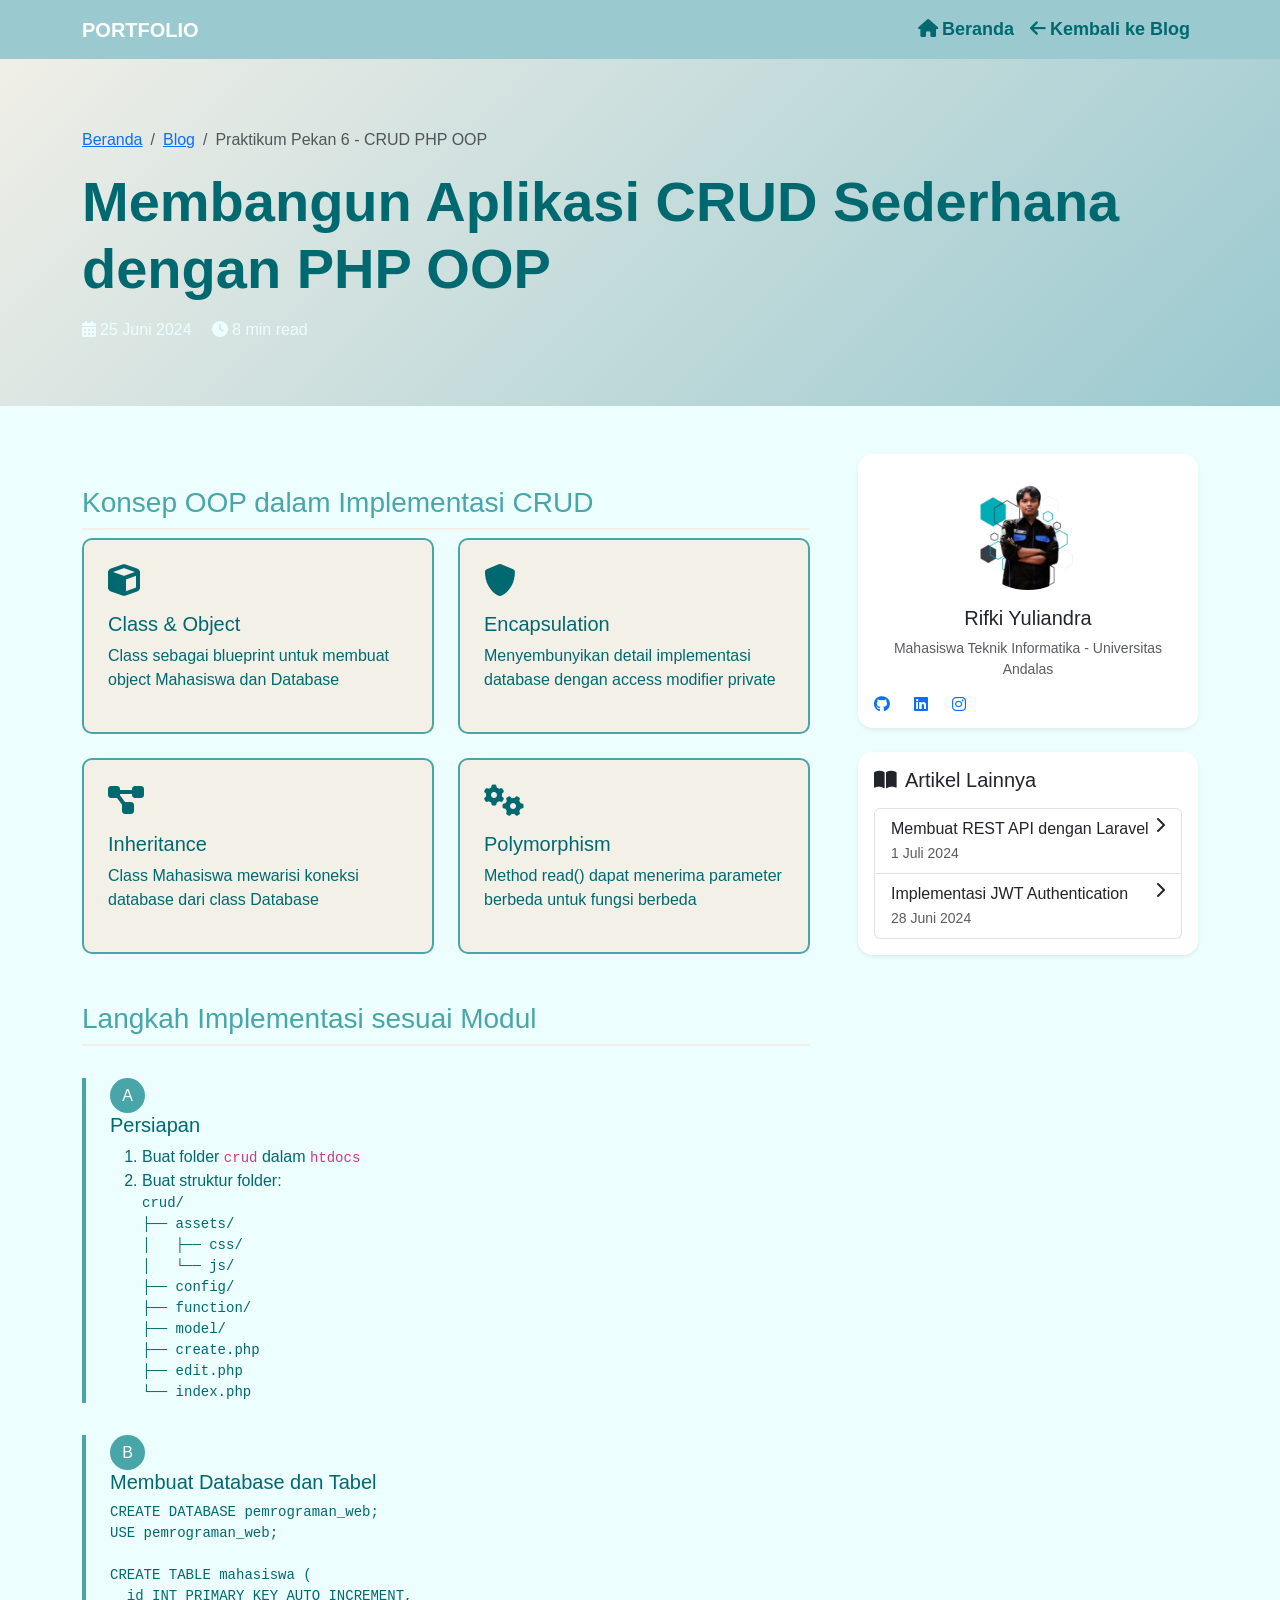
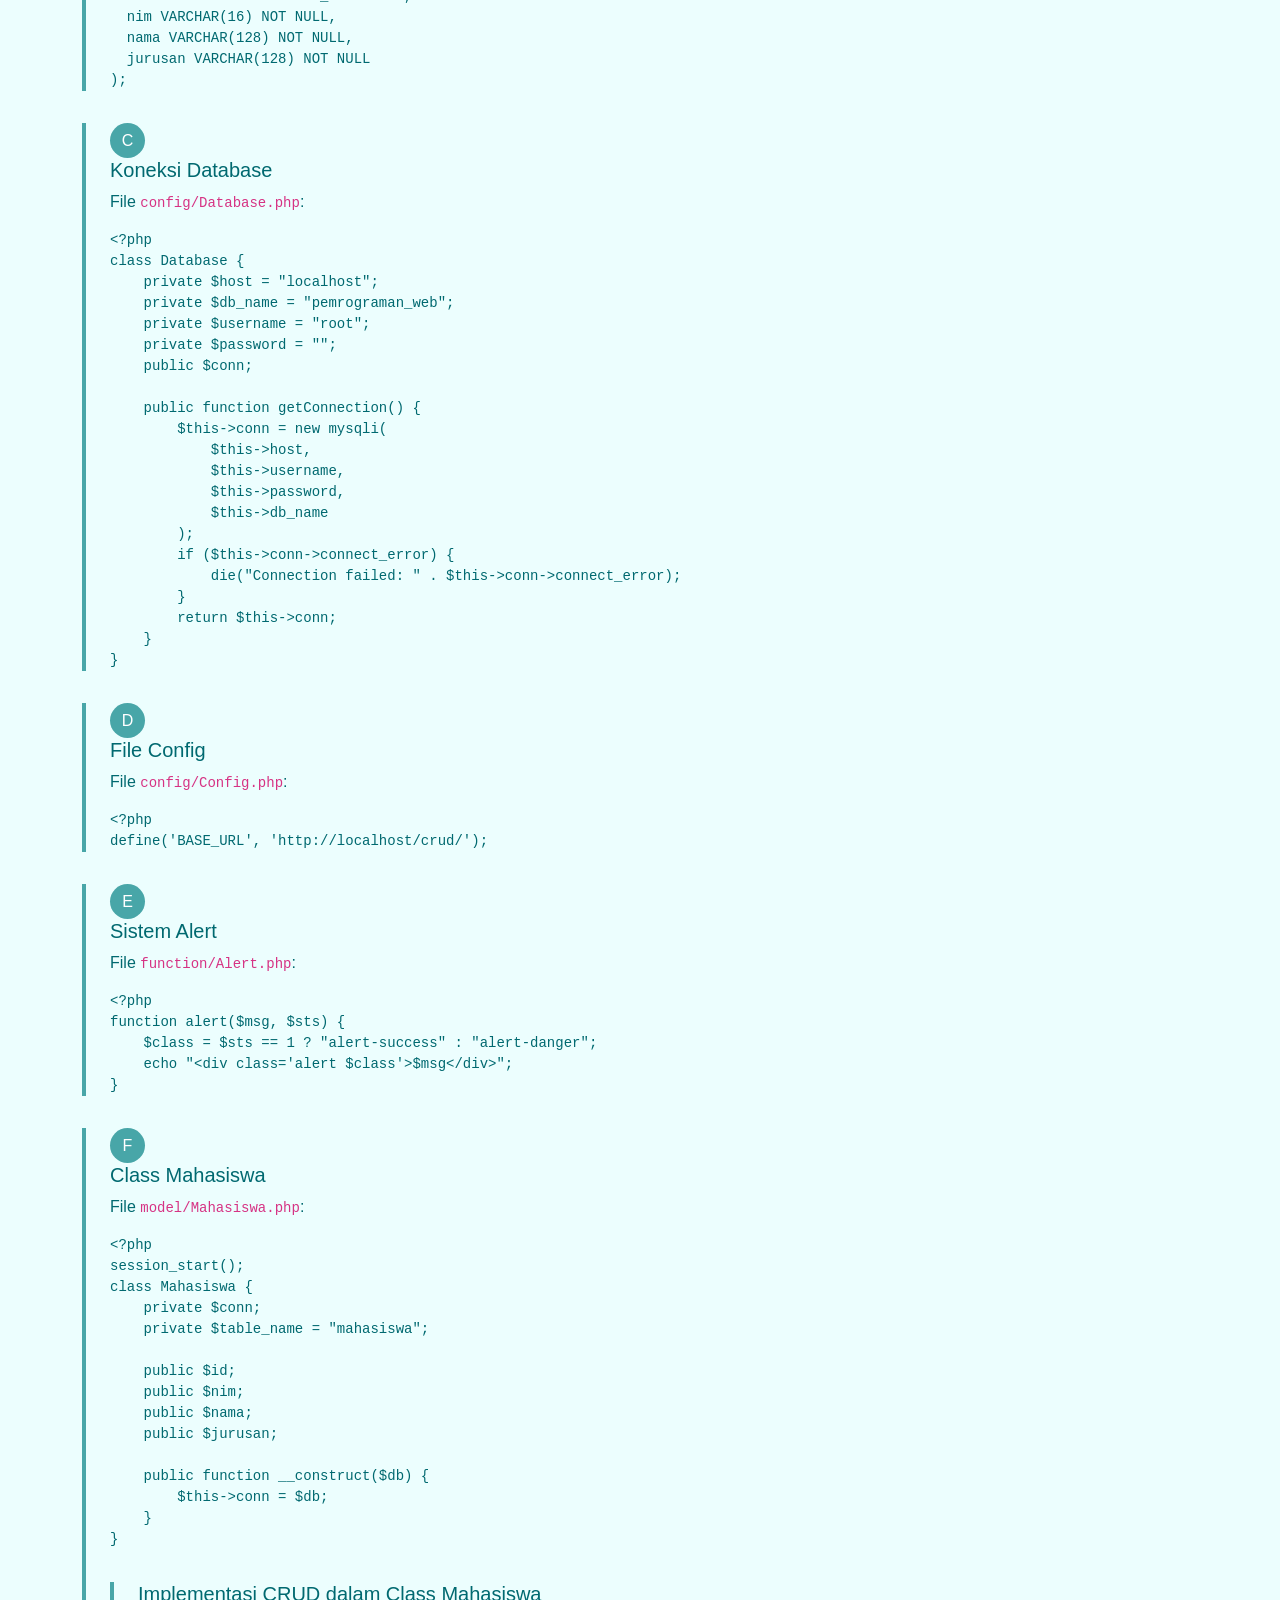
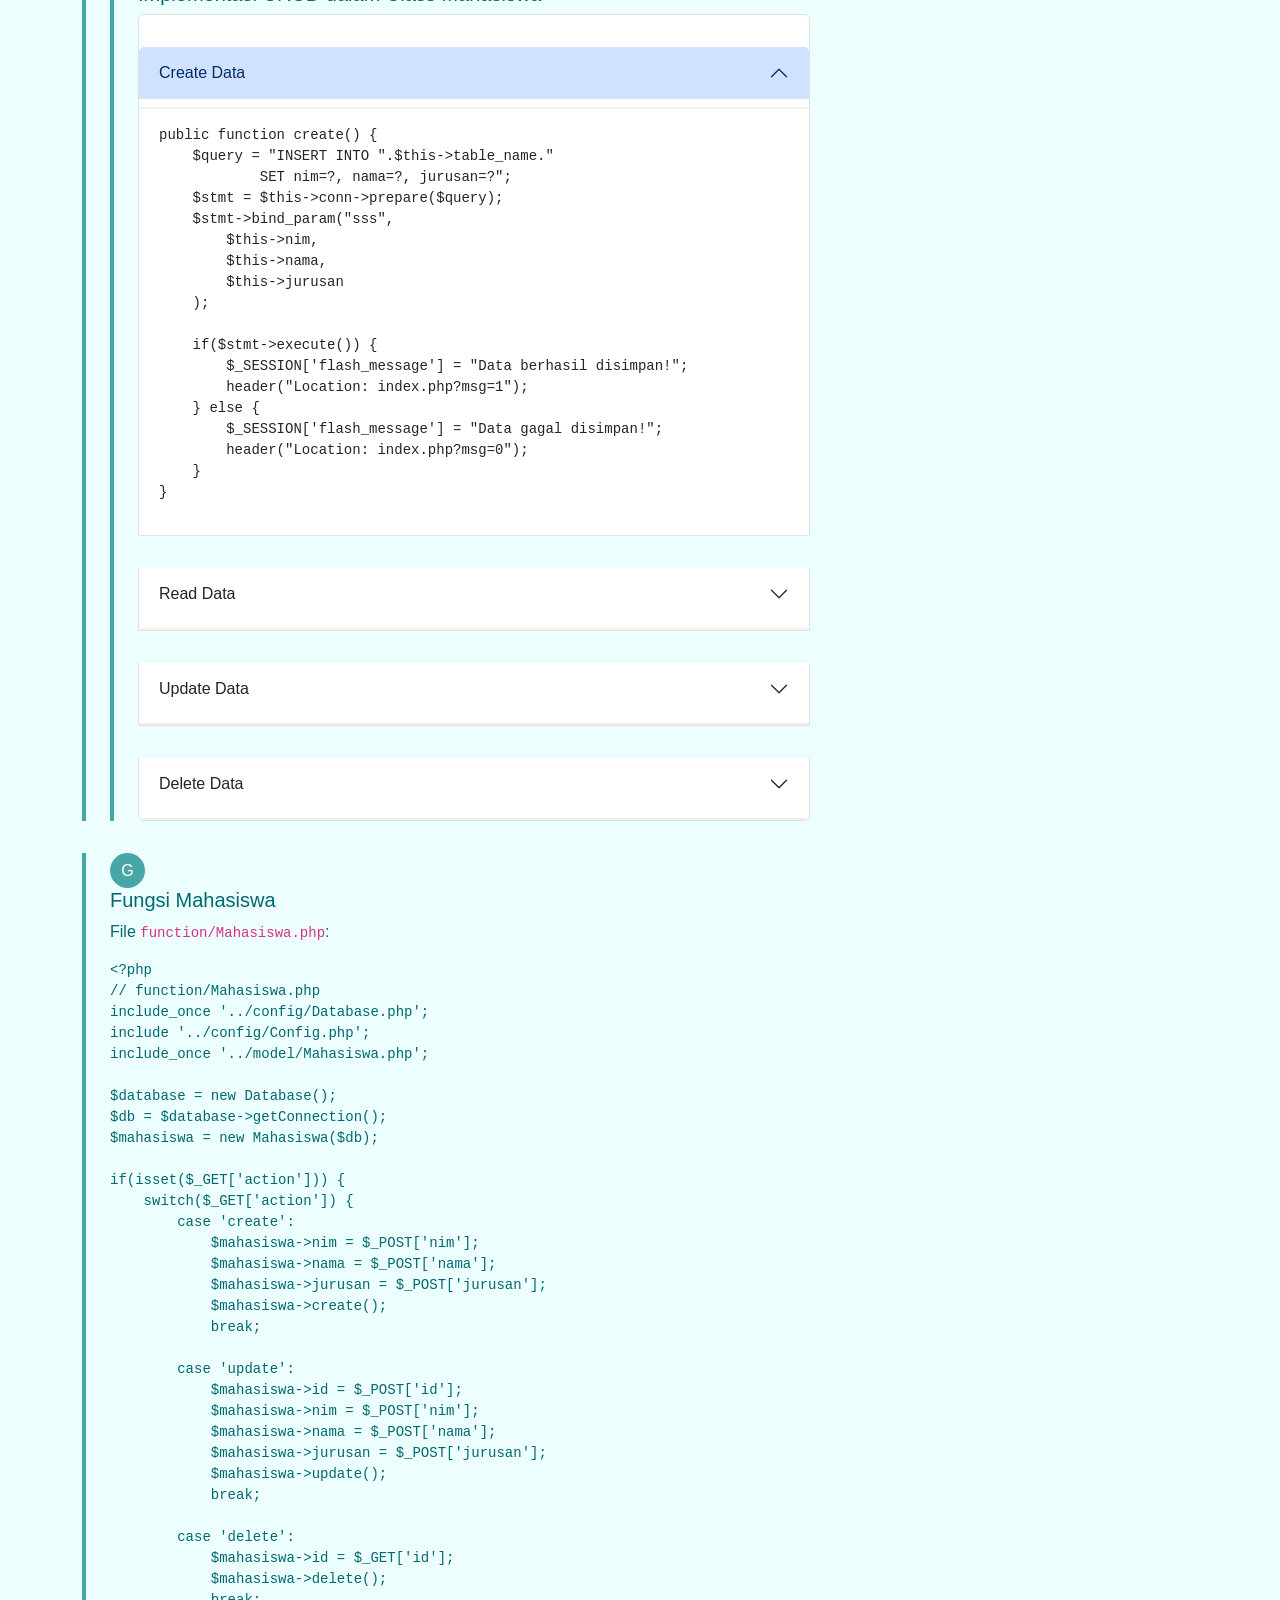
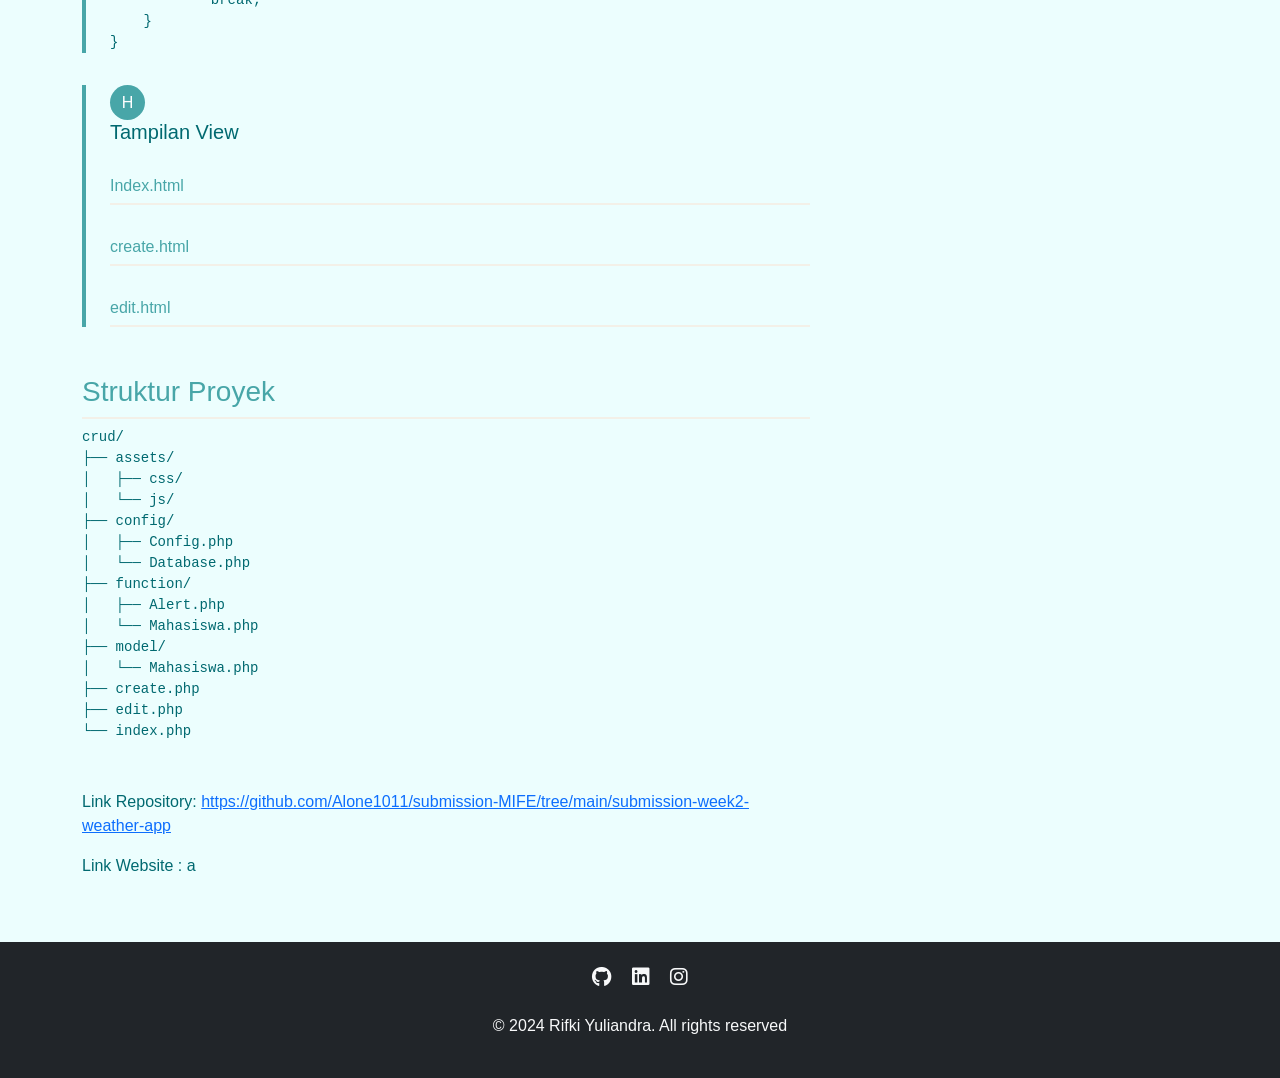
<file: laporan-1.html>
<!DOCTYPE html>
<html lang="id">
  <head>
    <meta charset="UTF-8" />
    <meta name="viewport" content="width=device-width, initial-scale=1.0" />
    <title>Laporan CRUD PHP OOP - Rifki Yuliandra</title>
    <!-- Bootstrap CSS -->
    <link
      href="https://cdn.jsdelivr.net/npm/bootstrap@5.3.0-alpha3/dist/css/bootstrap.min.css"
      rel="stylesheet"
    />
    <!-- Font Awesome -->
    <link
      rel="stylesheet"
      href="https://cdnjs.cloudflare.com/ajax/libs/font-awesome/6.0.0/css/all.min.css"
    />
    <link rel="stylesheet" href="Assets/styles.css" />
    <style>
      .blog-header {
        background: linear-gradient(
          135deg,
          var(--primary) 0%,
          var(--secondary) 100%
        );
        padding: 8rem 0 4rem;
        color: #ecfefe;
      }
      .theory-card {
        background: var(--primary);
        padding: 1.5rem;
        border-radius: 10px;
        border: 2px solid var(--accent);
        transition: transform 0.3s;
      }
      .theory-card:hover {
        transform: translateY(-5px);
      }
      .step-card {
        border-left: 4px solid var(--accent);
        margin: 2rem 0;
        padding-left: 1.5rem;
      }
      .step-number {
        display: inline-block;
        width: 35px;
        height: 35px;
        background: var(--accent);
        color: white;
        border-radius: 50%;
        text-align: center;
        line-height: 35px;
        margin-right: 1rem;
      }
      .implementation-list li {
        position: relative;
        padding-left: 1.5rem;
        margin-bottom: 0.5rem;
      }
      .implementation-list li:before {
        content: "▹";
        position: absolute;
        left: 0;
        color: var(--accent);
      }
    </style>
  </head>
  <body>
    <!-- Navbar -->
    <nav
      class="navbar navbar-expand-lg navbar-dark fixed-top"
      style="background-color: var(--secondary)"
    >
      <div class="container">
        <a class="navbar-brand" href="index1.html" style="font-weight: 700"
          >PORTFOLIO</a
        >
        <button
          class="navbar-toggler"
          type="button"
          data-bs-toggle="collapse"
          data-bs-target="#blogNav"
        >
          <span class="navbar-toggler-icon"></span>
        </button>
        <div class="collapse navbar-collapse" id="blogNav">
          <ul class="navbar-nav ms-auto" style="font-size: 18px">
            <li class="nav-item">
              <a class="nav-link" href="index1.html#home"
                ><i class="fas fa-home me-1"></i>Beranda</a
              >
            </li>
            <li class="nav-item">
              <a class="nav-link" href="index1.html#blog"
                ><i class="fas fa-arrow-left me-1"></i>Kembali ke Blog</a
              >
            </li>
          </ul>
        </div>
      </div>
    </nav>

    <!-- Header Artikel -->
    <header class="blog-header">
      <div class="container">
        <nav aria-label="breadcrumb">
          <ol class="breadcrumb">
            <li class="breadcrumb-item"><a href="index1.html">Beranda</a></li>
            <li class="breadcrumb-item"><a href="index1.html#blog">Blog</a></li>
            <li class="breadcrumb-item active" aria-current="page">
              Praktikum Pekan 6 - CRUD PHP OOP
            </li>
          </ol>
        </nav>
        <h1 class="display-4 fw-bold" style="color: #006970">
          Membangun Aplikasi CRUD Sederhana dengan PHP OOP
        </h1>
        <div class="article-meta mt-3">
          <span class="me-3"
            ><i class="fas fa-calendar-alt me-1"></i>25 Juni 2024</span
          >
          <span><i class="fas fa-clock me-1"></i>8 min read</span>
        </div>
      </div>
    </header>

    <!-- Konten Utama -->
    <main class="container py-5">
      <div class="row g-5">
        <!-- Artikel -->
        <div class="col-lg-8">
          <article class="blog-content">
            <!-- Teori OOP -->
            <section class="mb-5">
              <h3 class="section-title">Konsep OOP dalam Implementasi CRUD</h3>
              <div class="row g-4">
                <div class="col-md-6">
                  <div class="theory-card">
                    <i class="fas fa-cube fa-2x mb-3"></i>
                    <h5>Class & Object</h5>
                    <p>
                      Class sebagai blueprint untuk membuat object Mahasiswa dan
                      Database
                    </p>
                  </div>
                </div>
                <div class="col-md-6">
                  <div class="theory-card">
                    <i class="fas fa-shield-alt fa-2x mb-3"></i>
                    <h5>Encapsulation</h5>
                    <p>
                      Menyembunyikan detail implementasi database dengan access
                      modifier private
                    </p>
                  </div>
                </div>
                <div class="col-md-6">
                  <div class="theory-card">
                    <i class="fas fa-project-diagram fa-2x mb-3"></i>
                    <h5>Inheritance</h5>
                    <p>
                      Class Mahasiswa mewarisi koneksi database dari class
                      Database
                    </p>
                  </div>
                </div>
                <div class="col-md-6">
                  <div class="theory-card">
                    <i class="fas fa-cogs fa-2x mb-3"></i>
                    <h5>Polymorphism</h5>
                    <p>
                      Method read() dapat menerima parameter berbeda untuk
                      fungsi berbeda
                    </p>
                  </div>
                </div>
              </div>
            </section>

            <!-- Langkah Implementasi -->
            <section class="mb-5">
              <h3 class="section-title">Langkah Implementasi sesuai Modul</h3>

              <div class="step-card">
                <div class="step-header">
                  <span class="step-number">A</span>
                  <h5>Persiapan</h5>
                </div>
                <div class="step-content">
                  <ol>
                    <li>
                      Buat folder <code>crud</code> dalam <code>htdocs</code>
                    </li>
                    <li>
                      Buat struktur folder:
                      <pre><code>crud/
├── assets/
│   ├── css/
│   └── js/
├── config/
├── function/
├── model/
├── create.php
├── edit.php
└── index.php</code></pre>
                    </li>
                  </ol>
                </div>
              </div>

              <!-- B. Persiapan Database -->
              <div class="step-card">
                <div class="step-header">
                  <span class="step-number">B</span>
                  <h5>Membuat Database dan Tabel</h5>
                </div>
                <div class="step-content">
                  <pre><code>CREATE DATABASE pemrograman_web;
USE pemrograman_web;

CREATE TABLE mahasiswa (
  id INT PRIMARY KEY AUTO_INCREMENT,
  nim VARCHAR(16) NOT NULL,
  nama VARCHAR(128) NOT NULL,
  jurusan VARCHAR(128) NOT NULL
);</code></pre>
                </div>
              </div>

              <div class="step-card">
                <div class="step-header">
                  <span class="step-number">C</span>
                  <h5>Koneksi Database</h5>
                </div>
                <div class="step-content">
                  <p>File <code>config/Database.php</code>:</p>
                  <pre><code>&lt;?php
class Database {
    private $host = "localhost";
    private $db_name = "pemrograman_web";
    private $username = "root";
    private $password = "";
    public $conn;

    public function getConnection() {
        $this->conn = new mysqli(
            $this->host,
            $this->username,
            $this->password,
            $this->db_name
        );
        if ($this->conn->connect_error) {
            die("Connection failed: " . $this->conn->connect_error);
        }
        return $this->conn;
    }
}</code></pre>
                </div>
              </div>

              <div class="step-card">
                <div class="step-header">
                  <span class="step-number">D</span>
                  <h5>File Config</h5>
                </div>
                <div class="step-content">
                  <p>File <code>config/Config.php</code>:</p>
                  <pre><code>&lt;?php
define('BASE_URL', 'http://localhost/crud/');</code></pre>
                </div>
              </div>

              <div class="step-card">
                <div class="step-header">
                  <span class="step-number">E</span>
                  <h5>Sistem Alert</h5>
                </div>
                <div class="step-content">
                  <p>File <code>function/Alert.php</code>:</p>
                  <pre><code>&lt;?php
function alert($msg, $sts) {
    $class = $sts == 1 ? "alert-success" : "alert-danger";
    echo "&lt;div class='alert $class'&gt;$msg&lt;/div&gt;";
}</code></pre>
                </div>
              </div>

              <div class="step-card">
                <div class="step-header">
                  <span class="step-number">F</span>
                  <h5>Class Mahasiswa</h5>
                </div>
                <div class="step-content">
                  <p>File <code>model/Mahasiswa.php</code>:</p>
                  <pre><code>&lt;?php
session_start();
class Mahasiswa {
    private $conn;
    private $table_name = "mahasiswa";

    public $id;
    public $nim;
    public $nama;
    public $jurusan;

    public function __construct($db) {
        $this->conn = $db;
    }
}</code></pre>
                </div>
                <!-- C. CRUD Operations -->
                <div class="step-card">
                  <div class="step-header">
                    <h5>Implementasi CRUD dalam Class Mahasiswa</h5>
                  </div>
                  <div class="step-content">
                    <div class="accordion" id="crudAccordion">
                      <!-- CREATE -->
                      <div class="accordion-item">
                        <h2 class="accordion-header">
                          <button
                            class="accordion-button"
                            type="button"
                            data-bs-toggle="collapse"
                            data-bs-target="#createCollapse"
                          >
                            Create Data
                          </button>
                        </h2>
                        <div
                          id="createCollapse"
                          class="accordion-collapse collapse show"
                        >
                          <div class="accordion-body">
                            <pre><code>public function create() {
    $query = "INSERT INTO ".$this->table_name." 
            SET nim=?, nama=?, jurusan=?";
    $stmt = $this->conn->prepare($query);
    $stmt->bind_param("sss", 
        $this->nim, 
        $this->nama, 
        $this->jurusan
    );
    
    if($stmt->execute()) {
        $_SESSION['flash_message'] = "Data berhasil disimpan!";
        header("Location: index.php?msg=1");
    } else {
        $_SESSION['flash_message'] = "Data gagal disimpan!";
        header("Location: index.php?msg=0");
    }
}</code></pre>
                          </div>
                        </div>
                      </div>

                      <!-- READ -->
                      <div class="accordion-item">
                        <h2 class="accordion-header">
                          <button
                            class="accordion-button collapsed"
                            type="button"
                            data-bs-toggle="collapse"
                            data-bs-target="#readCollapse"
                          >
                            Read Data
                          </button>
                        </h2>
                        <div
                          id="readCollapse"
                          class="accordion-collapse collapse"
                        >
                          <div class="accordion-body">
                            <pre><code>public function read($id = "") {
    if($id == "") {
        return $this->conn->query("SELECT * FROM ".$this->table_name);
    } else {
        $query = "SELECT * FROM ".$this->table_name." WHERE id=?";
        $stmt = $this->conn->prepare($query);
        $stmt->bind_param("i", $id);
        $stmt->execute();
        return $stmt->get_result();
    }
}</code></pre>
                          </div>
                        </div>
                      </div>

                      <!-- UPDATE -->
                      <div class="accordion-item">
                        <h2 class="accordion-header">
                          <button
                            class="accordion-button collapsed"
                            type="button"
                            data-bs-toggle="collapse"
                            data-bs-target="#updateCollapse"
                          >
                            Update Data
                          </button>
                        </h2>
                        <div
                          id="updateCollapse"
                          class="accordion-collapse collapse"
                        >
                          <div class="accordion-body">
                            <pre><code>public function update() {
    $query = "UPDATE ".$this->table_name." 
            SET nim=?, nama=?, jurusan=? 
            WHERE id=?";
    $stmt = $this->conn->prepare($query);
    $stmt->bind_param("sssi", 
        $this->nim, 
        $this->nama, 
        $this->jurusan, 
        $this->id
    );
    
    if($stmt->execute()) {
        $_SESSION['flash_message'] = "Data berhasil diupdate!";
        header("Location: index.php?msg=1");
    } else {
        $_SESSION['flash_message'] = "Data gagal diupdate!";
        header("Location: index.php?msg=0");
    }
}</code></pre>
                          </div>
                        </div>
                      </div>

                      <!-- DELETE -->
                      <div class="accordion-item">
                        <h2 class="accordion-header">
                          <button
                            class="accordion-button collapsed"
                            type="button"
                            data-bs-toggle="collapse"
                            data-bs-target="#deleteCollapse"
                          >
                            Delete Data
                          </button>
                        </h2>
                        <div
                          id="deleteCollapse"
                          class="accordion-collapse collapse"
                        >
                          <div class="accordion-body">
                            <pre><code>public function delete() {
    $query = "DELETE FROM ".$this->table_name." WHERE id=?";
    $stmt = $this->conn->prepare($query);
    $stmt->bind_param("i", $this->id);
    
    if($stmt->execute()) {
        $_SESSION['flash_message'] = "Data berhasil dihapus!";
        header("Location: index.php?msg=1");
    } else {
        $_SESSION['flash_message'] = "Data gagal dihapus!";
        header("Location: index.php?msg=0");
    }
}</code></pre>
                          </div>
                        </div>
                      </div>
                    </div>
                  </div>
                </div>
              </div>

              <div class="step-card">
                <div class="step-header">
                  <span class="step-number">G</span>
                  <h5>Fungsi Mahasiswa</h5>
                </div>
                <div class="step-content">
                  <p>File <code>function/Mahasiswa.php</code>:</p>
                  <pre><code>&lt;?php
// function/Mahasiswa.php
include_once '../config/Database.php';
include '../config/Config.php';
include_once '../model/Mahasiswa.php';

$database = new Database();
$db = $database->getConnection();
$mahasiswa = new Mahasiswa($db);

if(isset($_GET['action'])) {
    switch($_GET['action']) {
        case 'create':
            $mahasiswa->nim = $_POST['nim'];
            $mahasiswa->nama = $_POST['nama'];
            $mahasiswa->jurusan = $_POST['jurusan'];
            $mahasiswa->create();
            break;
        
        case 'update':
            $mahasiswa->id = $_POST['id'];
            $mahasiswa->nim = $_POST['nim'];
            $mahasiswa->nama = $_POST['nama'];
            $mahasiswa->jurusan = $_POST['jurusan'];
            $mahasiswa->update();
            break;
        
        case 'delete':
            $mahasiswa->id = $_GET['id'];
            $mahasiswa->delete();
            break;
    }
}</code></pre>
                </div>
              </div>

              <div class="step-card">
                <div class="step-header">
                  <span class="step-number">H</span>
                  <h5>Tampilan View</h5>
                </div>
                <div class="step-content">
                  <div class="accordion-item">
                    <h2 class="accordion-header">
                      <button
                        class="accordion-button"
                        type="button"
                        data-bs-toggle="collapse"
                        data-bs-target="#indexCollapse"
                      >
                        Index.html
                      </button>
                    </h2>
                    <div id="indexCollapse" class="accordion-collapse collapse">
                      <div class="accordion-body">
                        <p>File <code>index.php</code> (extract):</p>
                        <pre><code>&lt;?php
    include &#39;function/Alert.php&#39;;
    include_once &#39;./config/Database.php&#39;;
    include_once &#39;./model/Mahasiswa.php&#39;;
    
    $database = new Database();
    $db = $database-&gt;getConnection();
    $mahasiswa = new Mahasiswa($db);
    $result = $mahasiswa-&gt;read();
?&gt; 

&lt;!doctype html&gt;
&lt;html lang=&quot;en&quot;&gt;
  &lt;head&gt;
    &lt;meta charset=&quot;utf-8&quot;&gt;
    &lt;meta name=&quot;viewport&quot; content=&quot;width=device-width, initial-scale=1&quot;&gt;
    &lt;title&gt;Student Management System&lt;/title&gt;
    &lt;link href=&quot;assets/css/bootstrap.min.css&quot; rel=&quot;stylesheet&quot;&gt;
    &lt;link href=&quot;https://cdnjs.cloudflare.com/ajax/libs/animate.css/4.1.1/animate.min.css&quot; rel=&quot;stylesheet&quot;&gt;
    &lt;link href=&quot;https://cdnjs.cloudflare.com/ajax/libs/font-awesome/6.0.0/css/all.min.css&quot; rel=&quot;stylesheet&quot;&gt;
    
    &lt;style&gt;
        :root {
            --primary-gradient: linear-gradient(135deg, #667eea 0%, #764ba2 100%);
            --card-shadow: 0 8px 30px rgba(0,0,0,0.12);
        }
        
        body {
            background: #f8f9fa;
            font-family: &#39;Poppins&#39;, sans-serif;
        }
        
        .main-card {
            background: white;
            border-radius: 20px;
            box-shadow: var(--card-shadow);
            margin-top: 2rem;
            padding: 2rem;
            transform: translateY(-50px);
            opacity: 0;
            animation: slideUp 0.8s forwards;
        }
        
        @keyframes slideUp {
            to {
                transform: translateY(0);
                opacity: 1;
            }
        }
        
        .table-hover-effect tbody tr {
            transition: all 0.3s ease;
        }
        
        .table-hover-effect tbody tr:hover {
            transform: translateX(10px);
            box-shadow: 0 4px 15px rgba(0,0,0,0.1);
        }
        
        .gradient-btn {
            background-image: var(--primary-gradient);
            border: none;
            color: white;
            transition: all 0.3s ease;
        }
        
        .gradient-btn:hover {
            transform: translateY(-2px);
            box-shadow: 0 5px 15px rgba(118,75,162,0.4);
        }
        
        .action-btn {
            padding: 0.3rem 0.8rem;
            border-radius: 10px;
        }
    &lt;/style&gt;
&lt;/head&gt;
&lt;body class=&quot;bg-light&quot;&gt;
    &lt;div class=&quot;container-fluid py-5&quot;&gt;
        &lt;div class=&quot;col-lg-10 mx-auto&quot;&gt;
            &lt;div class=&quot;main-card animate__animated animate__fadeInUp&quot;&gt;
                &lt;div class=&quot;d-flex justify-content-between align-items-center mb-4&quot;&gt;
                    &lt;h2 class=&quot;text-primary fw-bold&quot;&gt;&lt;i class=&quot;fas fa-user-graduate me-2&quot;&gt;&lt;/i&gt;Student Management&lt;/h2&gt;
                    &lt;a href=&quot;create.php&quot; class=&quot;gradient-btn btn btn-sm&quot;&gt;
                        &lt;i class=&quot;fas fa-plus-circle me-2&quot;&gt;&lt;/i&gt;Tambah Mahasiswa
                    &lt;/a&gt;
                &lt;/div&gt;

                &lt;!-- Alert Section --&gt;
                &lt;?php if(isset($_SESSION[&#39;flash_message&#39;])): ?&gt;
                &lt;div class=&quot;alert alert-dismissible fade show animate__animated animate__slideInDown 
                    &lt;?= ($_GET[&#39;msg&#39;] == &#39;1&#39;) ? &#39;alert-success&#39; : &#39;alert-danger&#39; ?&gt;&quot; 
                    role=&quot;alert&quot; style=&quot;position: fixed; top: 20px; right: 20px; z-index: 1000;&quot;&gt;
                    &lt;?= $_SESSION[&#39;flash_message&#39;] ?&gt;
                    &lt;button type=&quot;button&quot; class=&quot;btn-close&quot; data-bs-dismiss=&quot;alert&quot; aria-label=&quot;Close&quot;&gt;&lt;/button&gt;
                &lt;/div&gt;
                &lt;?php unset($_SESSION[&#39;flash_message&#39;]); endif; ?&gt;

                &lt;div class=&quot;table-responsive&quot;&gt;
                    &lt;table class=&quot;table table-hover table-hover-effect align-middle&quot;&gt;
                        &lt;thead class=&quot;table-light&quot;&gt;
                            &lt;tr&gt;
                                &lt;th&gt;#&lt;/th&gt;
                                &lt;th&gt;NIM&lt;/th&gt;
                                &lt;th&gt;Nama Lengkap&lt;/th&gt;
                                &lt;th&gt;Jurusan&lt;/th&gt;
                                &lt;th class=&quot;text-center&quot;&gt;Aksi&lt;/th&gt;
                            &lt;/tr&gt;
                        &lt;/thead&gt;
                        &lt;tbody&gt;
                            &lt;?php $no=1; while ($row = $result-&gt;fetch_assoc()): ?&gt;
                            &lt;tr class=&quot;animate__animated animate__fadeIn&quot;&gt;
                                &lt;td class=&quot;fw-bold&quot;&gt;&lt;?= $no++ ?&gt;&lt;/td&gt;
                                &lt;td&gt;&lt;?= $row[&#39;nim&#39;] ?&gt;&lt;/td&gt;
                                &lt;td&gt;&lt;?= $row[&#39;nama&#39;] ?&gt;&lt;/td&gt;
                                &lt;td&gt;
                                    &lt;span class=&quot;badge bg-primary bg-gradient&quot;&gt;
                                        &lt;?= $row[&#39;jurusan&#39;] ?&gt;
                                    &lt;/span&gt;
                                &lt;/td&gt;
                                &lt;td class=&quot;text-center&quot;&gt;
                                    &lt;a href=&quot;edit.php?id=&lt;?= $row[&#39;id&#39;] ?&gt;&quot; 
                                       class=&quot;btn btn-success btn-sm action-btn me-1&quot;&gt;
                                        &lt;i class=&quot;fas fa-edit me-1&quot;&gt;&lt;/i&gt;Edit
                                    &lt;/a&gt;
                                    &lt;a href=&quot;function/Mahasiswa.php?action=delete&amp;id=&lt;?= $row[&#39;id&#39;] ?&gt;&quot; 
                                       class=&quot;btn btn-danger btn-sm action-btn&quot; 
                                       onclick=&quot;return confirm(&#39;Hapus data &lt;?= $row[&#39;nama&#39;] ?&gt;?&#39;)&quot;&gt;
                                        &lt;i class=&quot;fas fa-trash-alt me-1&quot;&gt;&lt;/i&gt;Hapus
                                    &lt;/a&gt;
                                &lt;/td&gt;
                            &lt;/tr&gt;
                            &lt;?php endwhile; ?&gt;
                        &lt;/tbody&gt;
                    &lt;/table&gt;
                &lt;/div&gt;
            &lt;/div&gt;
        &lt;/div&gt;
    &lt;/div&gt;

    &lt;script src=&quot;assets/js/bootstrap.bundle.min.js&quot;&gt;&lt;/script&gt;
    &lt;script&gt;
        // Auto-hide alert after 3 seconds
        window.setTimeout(function() {
            document.querySelector(&#39;.alert&#39;).classList.add(&#39;animate__fadeOutUp&#39;);
            setTimeout(function() {
                document.querySelector(&#39;.alert&#39;).remove();
            }, 500);
        }, 3000);
    &lt;/script&gt;
&lt;/body&gt;
&lt;/html&gt;</code></pre>
                      </div>
                    </div>
                  </div>

                  <div class="accordion-item">
                    <h2 class="accordion-header">
                      <button
                        class="accordion-button"
                        type="button"
                        data-bs-toggle="collapse"
                        data-bs-target="#createCollapse"
                      >
                        create.html
                      </button>
                    </h2>
                    <div
                      id="createCollapse"
                      class="accordion-collapse collapse"
                    >
                      <div class="accordion-body">
                        <p>File <code>create.php</code> (extract):</p>
                        <pre><code>&lt;!doctype html&gt;
&lt;html lang="en"&gt;
  &lt;head&gt;
    &lt;meta charset="utf-8"&gt;
    &lt;meta name="viewport" content="width=device-width, initial-scale=1"&gt;
    &lt;title&gt;Tambah Mahasiswa&lt;/title&gt;
    &lt;link href="assets/css/bootstrap.min.css" rel="stylesheet"&gt;
    &lt;link href="https://cdnjs.cloudflare.com/ajax/libs/animate.css/4.1.1/animate.min.css" rel="stylesheet"&gt;
    &lt;link href="https://cdnjs.cloudflare.com/ajax/libs/font-awesome/6.0.0/css/all.min.css" rel="stylesheet"&gt;
    
    &lt;style&gt;
        .form-card {
            background: white;
            border-radius: 20px;
            box-shadow: 0 8px 30px rgba(0,0,0,0.12);
            margin: 2rem auto;
            padding: 2.5rem;
            max-width: 600px;
            transform: translateY(50px);
            opacity: 0;
            animation: formEntrance 0.6s forwards;
        }

        @keyframes formEntrance {
            to {
                transform: translateY(0);
                opacity: 1;
            }
        }

        .form-label {
            font-weight: 600;
            color: #2c3e50;
            margin-bottom: 0.5rem;
        }

        .form-control {
            border: 2px solid #e0e0e0;
            border-radius: 10px;
            padding: 0.8rem;
            transition: all 0.3s ease;
        }

        .form-control:focus {
            border-color: #667eea;
            box-shadow: 0 0 0 3px rgba(102, 126, 234, 0.1);
        }
    &lt;/style&gt;
&lt;/head&gt;
&lt;body class="bg-light"&gt;
    &lt;div class="container"&gt;
        &lt;div class="row"&gt;
            &lt;div class="form-card animate__animated animate__fadeInUp"&gt;
                &lt;div class="d-flex justify-content-between align-items-center mb-4"&gt;
                    &lt;h3 class="text-primary"&gt;&lt;i class="fas fa-user-plus me-2"&gt;&lt;/i&gt;Tambah Mahasiswa Baru&lt;/h3&gt;
                    &lt;a href="index.php" class="btn btn-outline-secondary btn-sm"&gt;
                        &lt;i class="fas fa-arrow-left me-1"&gt;&lt;/i&gt;Kembali
                    &lt;/a&gt;
                &lt;/div&gt;

                &lt;form action="function/Mahasiswa.php?action=create" method="post"&gt;
                    &lt;div class="mb-4"&gt;
                        &lt;label class="form-label"&gt;NIM&lt;/label&gt;
                        &lt;input type="text" class="form-control" name="nim" required 
                               placeholder="Masukkan NIM mahasiswa"&gt;
                    &lt;/div&gt;

                    &lt;div class="mb-4"&gt;
                        &lt;label class="form-label"&gt;Nama Lengkap&lt;/label&gt;
                        &lt;input type="text" class="form-control" name="nama" required
                               placeholder="Masukkan nama lengkap"&gt;
                    &lt;/div&gt;

                    &lt;div class="mb-4"&gt;
                        &lt;label class="form-label"&gt;Jurusan&lt;/label&gt;
                        &lt;input type="text" class="form-control" name="jurusan" required
                               placeholder="Masukkan nama jurusan"&gt;
                    &lt;/div&gt;

                    &lt;div class="d-grid"&gt;
                        &lt;button type="submit" class="btn btn-primary gradient-btn py-2"&gt;
                            &lt;i class="fas fa-save me-2"&gt;&lt;/i&gt;Simpan Data
                        &lt;/button&gt;
                    &lt;/div&gt;
                &lt;/form&gt;
            &lt;/div&gt;
        &lt;/div&gt;
    &lt;/div&gt;

    &lt;script src="assets/js/bootstrap.bundle.min.js"&gt;&lt;/script&gt;
&lt;/body&gt;
&lt;/html&gt;</code></pre>
                      </div>
                    </div>
                  </div>

                  <div class="accordion-item">
                    <h2 class="accordion-header">
                      <button
                        class="accordion-button"
                        type="button"
                        data-bs-toggle="collapse"
                        data-bs-target="#editCollapse"
                      >
                        edit.html
                      </button>
                    </h2>
                    <div id="editCollapse" class="accordion-collapse collapse">
                      <div class="accordion-body">
                        <p>File <code>edit.php</code> (extract):</p>
                        <pre><code>&lt;?php 
    include_once './config/Database.php'; 
    include_once './model/Mahasiswa.php'; 
    
    $database = new Database(); 
    $db = $database->getConnection(); 
    $mahasiswa = new Mahasiswa($db); 
    
    if(isset($_GET['id'])) { 
        $result = $mahasiswa-&gt;read($_GET['id'])-&gt;fetch_assoc(); 
    } 
?&gt; 

&lt;!doctype html&gt;
&lt;html lang="en"&gt;
  &lt;head&gt;
    &lt;meta charset="utf-8"&gt;
    &lt;meta name="viewport" content="width=device-width, initial-scale=1"&gt;
    &lt;title&gt;Edit Mahasiswa&lt;/title&gt;
    &lt;link href="assets/css/bootstrap.min.css" rel="stylesheet"&gt;
    &lt;link href="https://cdnjs.cloudflare.com/ajax/libs/animate.css/4.1.1/animate.min.css" rel="stylesheet"&gt;
    &lt;link href="https://cdnjs.cloudflare.com/ajax/libs/font-awesome/6.0.0/css/all.min.css" rel="stylesheet"&gt;
    
    &lt;style&gt;
        .form-card {
            background: white;
            border-radius: 15px;
            box-shadow: 0 0 20px rgba(0,0,0,0.1);
            padding: 2rem;
            margin-top: 3rem;
            animation: formEntrance 0.5s ease;
        }
        
        @keyframes formEntrance {
            from { transform: translateY(20px); opacity: 0; }
            to { transform: translateY(0); opacity: 1; }
        }
        
        .form-label {
            font-weight: 600;
            color: #2c3e50;
            margin-bottom: 0.5rem;
        }
        
        .form-control {
            border: 2px solid #e0e0e0;
            border-radius: 8px;
            padding: 0.75rem;
            transition: all 0.3s ease;
        }
        
        .form-control:focus {
            border-color: #3498db;
            box-shadow: 0 0 0 3px rgba(52,152,219,0.1);
        }
        
        .data-preview {
            background: #f8f9fa;
            border-radius: 10px;
            padding: 1rem;
            margin-bottom: 1.5rem;
        }
    &lt;/style&gt;
&lt;/head&gt;
&lt;body class="bg-light"&gt;
    &lt;div class="container"&gt;
        &lt;div class="row"&gt;
            &lt;div class="form-card animate__animated animate__fadeInUp"&gt;
                &lt;div class="d-flex justify-content-between align-items-center mb-4"&gt;
                    &lt;h3 class="text-primary"&gt;&lt;i class="fas fa-user-edit me-2"&gt;&lt;/i&gt;Edit Data Mahasiswa&lt;/h3&gt;
                    &lt;a href="index.php" class="btn btn-outline-secondary btn-sm"&gt;
                        &lt;i class="fas fa-arrow-left me-1"&gt;&lt;/i&gt;Kembali
                    &lt;/a&gt;
                &lt;/div&gt;

                &lt;form action="function/Mahasiswa.php?action=update" method="post"&gt;
                    &lt;input type="hidden" name="id" value="&lt;?= htmlspecialchars($result['id']) ?&gt;"&gt;
                    
                    &lt;div class="data-preview"&gt;
                        &lt;small class="text-muted"&gt;ID Registrasi:&lt;/small&gt;
                        &lt;div class="fw-bold"&gt;&lt;?= htmlspecialchars($result['id']) ?&gt;&lt;/div&gt;
                    &lt;/div&gt;

                    &lt;div class="mb-4"&gt;
                        &lt;label class="form-label"&gt;NIM&lt;/label&gt;
                        &lt;input type="text" class="form-control" name="nim" required
                               value="&lt;?= htmlspecialchars($result['nim']) ?&gt;"&gt;
                    &lt;/div&gt;

                    &lt;div class="mb-4"&gt;
                        &lt;label class="form-label"&gt;Nama Lengkap&lt;/label&gt;
                        &lt;input type="text" class="form-control" name="nama" required
                               value="&lt;?= htmlspecialchars($result['nama']) ?&gt;"&gt;
                    &lt;/div&gt;

                    &lt;div class="mb-4"&gt;
                        &lt;label class="form-label"&gt;Jurusan&lt;/label&gt;
                        &lt;input type="text" class="form-control" name="jurusan" required
                               value="&lt;?= htmlspecialchars($result['jurusan']) ?&gt;"&gt;
                    &lt;/div&gt;

                    &lt;div class="d-grid gap-2"&gt;
                        &lt;button type="submit" class="btn btn-success gradient-btn py-2"&gt;
                            &lt;i class="fas fa-sync-alt me-2"&gt;&lt;/i&gt;Perbarui Data
                        &lt;/button&gt;
                    &lt;/div&gt;
                &lt;/form&gt;
            &lt;/div&gt;
        &lt;/div&gt;
    &lt;/div&gt;

    &lt;script src="assets/js/bootstrap.bundle.min.js"&gt;&lt;/script&gt;
&lt;/body&gt;
&lt;/html&gt;</code></pre>
                      </div>
                    </div>
                  </div>
                </div>
              </div>
            </section>

            <!-- Bagian lainnya -->
            <section class="mb-5">
              <h3 class="section-title">Struktur Proyek</h3>
              <pre><code>crud/
├── assets/
│   ├── css/
│   └── js/
├── config/
│   ├── Config.php
│   └── Database.php
├── function/
│   ├── Alert.php
│   └── Mahasiswa.php
├── model/
│   └── Mahasiswa.php
├── create.php
├── edit.php
└── index.php</code></pre>
            </section>

            <section>
              <p>
                Link Repository:
                <a
                  href="https://github.com/Alone1011/submission-MIFE/tree/main/submission-week2-weather-app"
                  >https://github.com/Alone1011/submission-MIFE/tree/main/submission-week2-weather-app</a
                >
              </p>
              <p>Link Website : a</p>
            </section>
          </article>
        </div>

        <!-- Sidebar -->
        <aside class="col-lg-4">
          <div class="sticky-top" style="top: 100px">
            <!-- Penulis -->
            <div class="card mb-4 border-0 shadow-sm">
              <div class="card-body text-center">
                <img
                  src="Assets/images/profil.png"
                  alt="Rifki Yuliandra"
                  class="rounded-circle mb-3"
                  width="120"
                />
                <h5 class="mb-2">Rifki Yuliandra</h5>
                <p class="text-muted small">
                  Mahasiswa Teknik Informatika - Universitas Andalas
                </p>
                <div class="social-links">
                  <a href="#" class="text-decoration-none me-2"
                    ><i class="fab fa-github"></i
                  ></a>
                  <a href="#" class="text-decoration-none me-2"
                    ><i class="fab fa-linkedin"></i
                  ></a>
                  <a href="#" class="text-decoration-none"
                    ><i class="fab fa-instagram"></i
                  ></a>
                </div>
              </div>
            </div>

            <!-- Artikel Terkait -->
            <div class="card border-0 shadow-sm">
              <div class="card-body">
                <h5 class="mb-3">
                  <i class="fas fa-book-open me-2"></i>Artikel Lainnya
                </h5>
                <div class="list-group">
                  <a
                    href="#"
                    class="list-group-item list-group-item-action related-article"
                  >
                    <div class="d-flex justify-content-between">
                      <span>Membuat REST API dengan Laravel</span>
                      <i class="fas fa-chevron-right"></i>
                    </div>
                    <small class="text-muted">1 Juli 2024</small>
                  </a>
                  <a
                    href="#"
                    class="list-group-item list-group-item-action related-article"
                  >
                    <div class="d-flex justify-content-between">
                      <span>Implementasi JWT Authentication</span>
                      <i class="fas fa-chevron-right"></i>
                    </div>
                    <small class="text-muted">28 Juni 2024</small>
                  </a>
                </div>
              </div>
            </div>
          </div>
        </aside>
      </div>
    </main>

    <!-- Footer -->
    <footer class="bg-dark text-light py-4">
      <div class="container text-center">
        <div class="mb-4">
          <a href="#" class="text-light me-3"
            ><i class="fab fa-github fa-lg"></i
          ></a>
          <a href="#" class="text-light me-3"
            ><i class="fab fa-linkedin fa-lg"></i
          ></a>
          <a href="#" class="text-light"
            ><i class="fab fa-instagram fa-lg"></i
          ></a>
        </div>
        <p>&copy; 2024 Rifki Yuliandra. All rights reserved</p>
      </div>
    </footer>

    <!-- Script -->
    <script src="https://cdn.jsdelivr.net/npm/bootstrap@5.3.0-alpha3/dist/js/bootstrap.bundle.min.js"></script>
  </body>
</html>
</file>
<file: Assets/styles.css>
/* :root {
  --primary-color: #f5ecd5;
  --secondary-color: #f0bb78;
  --dark-color: #2d3436;
  --light-color: #f9f9f9;
} */

:root {
  --text: #006970;
  --background: #ecfefe;
  --primary: #f3f0e8;
  --secondary: #9ac9d0;
  --accent: #48a6a8;
}

body {
  font-family: "Poppins", sans-serif;
  background-color: var(--background);
  color: var(--text);
}

.navbar-transparent {
  background-color: transparent !important;
  transition: background-color 0.3s ease;
}

.navbar-dark.bg-dark-scrolled {
  background-color: var(--secondary) !important;
  box-shadow: 0 2px 4px rgba(0, 0, 0, 0.2);
}

.nav-link {
  position: relative;
  display: inline-block;
  font-weight: 600;
  color: var(--text);
  text-decoration: none;
  transition: color 0.5s ease;
}

.nav-link:after {
  content: "";
  position: absolute;
  bottom: 0;
  left: 0;
  width: 0;
  height: 2px;
  background-color: var(--accent);
  transition: width 0.5s ease;
}

.nav-link:hover {
  color: var(--background);
  transform: scale(1.1);
}

.nav-link:hover:after {
  width: 100%;
}

.navbar-nav .nav-item {
  transition: transform 0.3s ease, opacity 0.3s ease;
}

.navbar-nav .nav-item.aos-animate {
  transform: translateY(0);
  opacity: 1;
}

.hero {
  background: linear-gradient(135deg, var(--primary) 0%, var(--secondary) 100%);
  height: 100vh;
  display: flex;
  align-items: center;
  color: white;
}

.project-card {
  position: relative;
  overflow: hidden;
  border-radius: 15px;
  transition: transform 0.3s;
}

.project-card:hover {
  transform: translateY(-10px);
}

.project-overlay {
  position: absolute;
  bottom: 0;
  background: rgba(0, 0, 0, 0.7);
  width: 100%;
  padding: 1rem;
  opacity: 0;
  transition: 0.3s ease;
}

.project-card:hover .project-overlay {
  opacity: 1;
}

.skill-card {
  background: var(--primary);
  color: var(--text);
  padding: 1.5rem;
  margin-bottom: 1.5rem;
  border-radius: 10px;
  box-shadow: 0 5px 15px rgba(0, 0, 0, 0.1);
  text-align: center;
}

.skill-card i {
  font-size: 3rem;
  color: var(--accent);
  margin-bottom: 1rem;
}

.btn-primary {
  background-color: var(--accent);
  border-color: var(--accent);
}

.btn-primary:hover {
  background-color: var(--text);
  border-color: var(--text);
}

.btn-accent {
  background-color: var(--accent);
  color: white;
  border: 2px solid var(--accent);
}

.btn-outline-accent {
  border: 2px solid var(--accent);
  color: var(--accent);
}

.btn-accent:hover,
.btn-outline-accent:hover {
  background-color: var(--text);
  border-color: var(--text);
  color: white;
}

.blog-content img {
  border-radius: 12px;
  margin: 2rem 0;
  box-shadow: 0 5px 15px rgba(0, 0, 0, 0.1);
}

.blog-content h2,
.blog-content h3 {
  color: var(--accent);
  margin-top: 2rem;
  padding-bottom: 0.5rem;
  border-bottom: 2px solid var(--primary);
}

/* Contact Section */
#contact {
  background-color: var(--secondary) !important;
  color: var(--text) !important;
  padding: 4rem 0;
  position: relative;
  overflow: hidden;
}

#contact:before {
  content: "";
  position: absolute;
  top: -50px;
  left: 0;
  width: 100%;
  height: 100px;
  background: var(--secondary);
  transform: skewY(-3deg);
}

.contact-info {
  padding: 2rem;
  background: rgba(255, 255, 255, 0.1);
  border-radius: 15px;
  backdrop-filter: blur(10px);
}

.contact-info p {
  margin: 1.5rem 0;
  font-size: 1.1rem;
}

.contact-info a {
  color: var(--text) !important;
  text-decoration: none;
  transition: all 0.3s ease;
  display: flex;
  align-items: center;
  gap: 1rem;
}

.contact-info a:hover {
  color: var(--accent) !important;
  transform: translateX(10px);
}

.contact-info i {
  width: 35px;
  height: 35px;
  border-radius: 50%;
  background: var(--accent);
  color: white;
  display: flex;
  align-items: center;
  justify-content: center;
}

form {
  background: rgba(255, 255, 255, 0.1);
  padding: 2rem;
  border-radius: 15px;
  backdrop-filter: blur(10px);
}

.form-control {
  background: rgba(255, 255, 255, 0.1);
  border: 2px solid var(--accent);
  color: var(--text);
  border-radius: 8px;
  padding: 0.8rem 1rem;
  transition: all 0.3s ease;
}

.form-control:focus {
  background: rgba(255, 255, 255, 0.2);
  border-color: var(--primary);
  transform: scale(1.02);
  box-shadow: 0 0 15px rgba(72, 166, 168, 0.3);
  color: var(--text);
}

form button[type="submit"] {
  width: 100%;
  padding: 0.8rem;
  font-weight: 600;
  background: var(--accent);
  border: none;
  transition: all 0.3s ease;
  position: relative;
  overflow: hidden;
}

form button[type="submit"]:hover {
  background: var(--text);
  transform: translateY(-2px);
}

form button[type="submit"]::after {
  content: "";
  position: absolute;
  top: -50%;
  left: -50%;
  width: 200%;
  height: 200%;
  background: rgba(255, 255, 255, 0.1);
  transform: rotate(45deg) translateX(-100%);
  transition: transform 0.6s ease;
}

form button[type="submit"]:hover::after {
  transform: rotate(45deg) translateX(100%);
}

.social-links {
  display: flex;
  gap: 1rem;
  flex-wrap: wrap;
}

.social-links a {
  display: inline-flex;
  align-items: center;
  gap: 0.5rem;
}

.section {
  margin-top: 1rem;
  /* height: 100vh; */
  padding: 5rem 0;
}

/* Ganti seluruh bagian animasi card dengan ini */
.card {
  transition: all 0.4s cubic-bezier(0.23, 1, 0.32, 1);
  transform: translateY(0);
  position: relative;
  overflow: hidden;
  border-radius: 15px;
  box-shadow: 0 10px 20px rgba(0, 105, 112, 0.1);
  border: none;
}

.card::before {
  content: "";
  position: absolute;
  top: 0;
  left: -100%;
  width: 100%;
  height: 100%;
  background: linear-gradient(
    120deg,
    transparent,
    rgba(154, 201, 208, 0.3),
    transparent
  );
  transition: all 0.6s;
  z-index: 1;
}

.card:hover {
  transform: translateY(-10px) scale(1.03);
  box-shadow: 0 15px 30px rgba(0, 105, 112, 0.2);
}

.card:hover::before {
  left: 100%;
}

.card-img-top {
  transition: transform 0.4s;
  position: relative;
  z-index: 2;
  width: 100%;
  height: 200px;
  object-fit: cover;
  object-position: center;
}

.card:hover .card-img-top {
  transform: scale(1.05);
}

.card-body {
  position: relative;
  z-index: 2;
  background: rgba(255, 255, 255, 0.9);
}

/* Animasi teks hero */
.hero h1 {
  animation: textReveal 1.5s ease-out forwards;
  opacity: 0;
  transform: translateY(30px);
}

.hero h5 {
  animation: textReveal 1s ease-out 0.3s forwards;
  opacity: 0;
  transform: translateY(20px);
}

.hero-image {
  position: relative;
  animation: float 6s ease-in-out infinite;
  filter: drop-shadow(0 15px 25px rgba(0, 105, 112, 0.2));
}

.hero-image img {
  width: 80%;
  max-width: 400px;
  transition: transform 0.3s ease;
}

@keyframes textReveal {
  to {
    opacity: 1;
    transform: translateY(0);
  }
}

@keyframes float {
  0%,
  100% {
    transform: translateY(0) scale(0.95);
  }
  50% {
    transform: translateY(-20px) scale(1);
  }
}

/* Animasi progress bar */
.progress {
  position: relative;
  overflow: hidden;
  height: 12px !important;
  border-radius: 6px;
  background: rgba(72, 166, 168, 0.1);
}

.progress-bar {
  transition: width 1s cubic-bezier(0.19, 1, 0.22, 1), transform 0.3s ease !important;
  transform-origin: left;
}

.skill-card:hover .progress-bar {
  transform: scaleX(1.03);
}

/* Komentar Section */
.komentar-list .card {
  border: 1px solid rgba(72, 166, 168, 0.2);
  border-radius: 10px;
  transition: transform 0.3s;
}

.komentar-list .card:hover {
  transform: translateX(5px);
  border-color: var(--accent);
}

.form-label {
  color: var(--accent);
  font-weight: 600;
}

textarea.form-control {
  min-height: 100px;
  resize: vertical;
}

/* Blog Card Styling */
#blog .card {
  display: flex;
  flex-direction: column;
  height: 100%;
}

/* #blog .card-body {
  flex: 1;
  display: flex;
  flex-direction: column;
  justify-content: space-between;
} */

#blog .card-body {
  display: flex;
  flex-direction: column;
  height: 100%;
}

#blog .card-content {
  flex: 1;
}

#blog .card-title {
  min-height: 60px; /* Untuk judul 2 baris */
  margin-bottom: 1rem;
}

#blog .card-text {
  flex-grow: 1;
  margin-bottom: 1.5rem;
  min-height: 80px; /* Untuk teks 3-4 baris */
}

/* #blog .btn {
  width: 100%;
  padding: 0.75rem 1.5rem;
  font-size: 0.9rem;
  white-space: nowrap;
} */

#blog .btn {
  margin-top: auto; /* Ini yang akan membuat tombol tetap di bawah */
  width: fit-content;
  min-width: 160px;
  align-self: center; /* Untuk posisi tengah */
}

#galeri {
  background-color: var(--primary);
  padding: 5rem 0;
  position: relative;
  overflow: hidden;
  position: relative;
  z-index: 10;
}

#galeri::before {
  content: "";
  position: absolute;
  top: -50px;
  left: 0;
  width: 100%;
  height: 100px;
  background: var(--primary);
  transform: skewY(-3deg);
}

.gallery-container {
  position: relative;
  z-index: 2;
}

.gallery-filter {
  display: flex;
  justify-content: center;
  flex-wrap: wrap;
  gap: 1rem;
  margin-bottom: 2.5rem;
}

.filter-btn {
  padding: 0.5rem 1.5rem;
  background: rgba(255, 255, 255, 0.15);
  border: 2px solid var(--accent);
  color: var(--text);
  border-radius: 50px;
  font-weight: 600;
  transition: all 0.3s ease;
  cursor: pointer;
}

.filter-btn:hover,
.filter-btn.active {
  background: var(--accent);
  color: white;
  transform: translateY(-3px);
  box-shadow: 0 5px 15px rgba(72, 166, 168, 0.4);
}

.gallery-grid {
  display: grid;
  grid-template-columns: repeat(auto-fill, minmax(280px, 1fr));
  gap: 1.5rem;
}

.gallery-item {
  position: relative;
  overflow: hidden;
  border-radius: 15px;
  height: 250px;
  cursor: pointer;
  box-shadow: 0 8px 20px rgba(0, 0, 0, 0.1);
  transition: all 0.4s cubic-bezier(0.23, 1, 0.32, 1);
}

.gallery-item::before {
  content: "";
  position: absolute;
  top: 0;
  left: -100%;
  width: 100%;
  height: 100%;
  background: linear-gradient(
    120deg,
    transparent,
    rgba(154, 201, 208, 0.3),
    transparent
  );
  transition: all 0.6s;
  z-index: 1;
}

.gallery-item:hover {
  transform: translateY(-10px) scale(1.03);
  box-shadow: 0 15px 30px rgba(0, 105, 112, 0.25);
}

.gallery-item:hover::before {
  left: 100%;
}

.gallery-img {
  width: 100%;
  height: 100%;
  object-fit: cover;
  transition: transform 0.5s ease;
}

.gallery-item:hover .gallery-img {
  transform: scale(1.1);
}

.gallery-overlay {
  position: absolute;
  bottom: 0;
  left: 0;
  right: 0;
  background: rgba(0, 0, 0, 0.7);
  color: white;
  padding: 1.5rem;
  transform: translateY(100%);
  transition: transform 0.4s ease;
  z-index: 2;
}

.gallery-item:hover .gallery-overlay {
  transform: translateY(0);
}

.gallery-title {
  font-weight: 700;
  margin-bottom: 0.5rem;
  color: var(--secondary);
}

.gallery-category {
  font-size: 0.85rem;
  color: var(--accent);
  font-weight: 600;
}

/* Lightbox */
.lightbox {
  position: fixed;
  top: 0;
  left: 0;
  width: 100%;
  height: 100%;
  background: rgba(0, 0, 0, 0.9);
  z-index: 1100;
  display: flex;
  justify-content: center;
  align-items: center;
  opacity: 0;
  pointer-events: none;
  transition: opacity 0.3s ease;
}

.lightbox.active {
  opacity: 1;
  pointer-events: all;
}

.lightbox-content {
  max-width: 90%;
  max-height: 90%;
  position: relative;
}

.lightbox-img {
  max-width: 100%;
  max-height: 80vh;
  border-radius: 10px;
  box-shadow: 0 20px 50px rgba(0, 0, 0, 0.5);
}

.lightbox-caption {
  text-align: center;
  color: white;
  margin-top: 1rem;
}

.lightbox-close {
  position: absolute;
  top: 20px;
  right: 20px;
  color: white;
  font-size: 2.5rem;
  cursor: pointer;
  transition: color 0.3s ease;
}

.lightbox-close:hover {
  color: var(--accent);
}

.lightbox-nav {
  position: absolute;
  top: 50%;
  transform: translateY(-50%);
  color: white;
  font-size: 2.5rem;
  cursor: pointer;
  transition: color 0.3s ease;
  background: rgba(0, 0, 0, 0.3);
  width: 60px;
  height: 60px;
  border-radius: 50%;
  display: flex;
  justify-content: center;
  align-items: center;
}

.lightbox-nav:hover {
  color: var(--accent);
  background: rgba(0, 0, 0, 0.5);
}

.lightbox-prev {
  left: 20px;
}

.lightbox-next {
  right: 20px;
}

footer {
  position: relative;
  z-index: 5; /* Lebih rendah dari galeri */
}

/* Media Queries */
@media (max-width: 768px) {
  .hero h1 {
    font-size: 2.5rem !important;
    -webkit-text-stroke: 0.5px #006970;
  }

  .navbar-brand {
    font-size: 1.2rem;
  }

  .section {
    height: auto;
    padding: 4rem 0;
  }

  .skill-card {
    margin-bottom: 1.5rem;
  }

  .hero-image img {
    width: 60%;
    max-width: 300px;
    margin-top: 2rem;
  }

  .card-img-top {
    height: 150px;
  }

  .about-content img {
    width: 50%;
    margin-bottom: 1.5rem;
  }

  .hero-image {
    animation: float-mobile 4s ease-in-out infinite;
  }

  #skills {
    height: auto !important;
    padding: 2rem 0;
  }

  .skill-card {
    margin-bottom: 1rem;
  }

  /* Penyesuaian untuk blog */
  #blog .card {
    margin-bottom: 1.5rem;
  }

  #blog .card-title {
    min-height: auto;
  }

  #blog .card-text {
    min-height: auto;
    margin-bottom: 1rem;
  }

  #blog .btn {
    font-size: 0.85rem;
    min-width: 140px;
    padding: 8px 16px;
  }

  .gallery-grid {
    grid-template-columns: repeat(auto-fill, minmax(220px, 1fr));
  }

  .gallery-item {
    height: 200px;
  }

  #galeri {
    padding: 3rem 0; /* Padding lebih kecil di mobile */
  }

  .filter-btn {
    padding: 0.4rem 1.2rem;
    font-size: 0.9rem;
  }

  @keyframes float-mobile {
    0%,
    100% {
      transform: translateY(0) scale(0.85);
    }
    50% {
      transform: translateY(-10px) scale(0.9);
    }
  }
}

@media (max-width: 576px) {
  .hero {
    height: auto;
    padding-top: 6rem;
  }

  .hero h1 {
    font-size: 2rem !important;
  }

  .nav-link {
    font-size: 16px;
  }

  .card {
    margin: 0.5rem;
  }

  .hero-image img {
    width: 70%;
    max-width: 250px;
  }

  .card-img-top {
    height: 120px;
  }

  .about-content img {
    width: 70%;
  }

  #skills {
    padding: 3rem 0;
  }

  #blog {
    padding-top: 2rem !important;
  }

  .section {
    padding: 3rem 0;
  }
}

/* Perbaikan Umum */
.img-fluid {
  max-width: 100%;
  height: auto;
  display: block;
  margin: 0 auto;
}

.navbar-toggler {
  border-color: var(--text);
}

.navbar-toggler-icon {
  background-image: url("data:image/svg+xml,%3csvg xmlns='http://www.w3.org/2000/svg' viewBox='0 0 30 30'%3e%3cpath stroke='rgba(0, 105, 112, 1)' stroke-linecap='round' stroke-miterlimit='10' stroke-width='2' d='M4 7h22M4 15h22M4 23h22'/%3e%3c/svg%3e");
}

.about-content img {
  width: 70%;
  max-width: 300px;
  border: 3px solid var(--accent);
}
</file>
